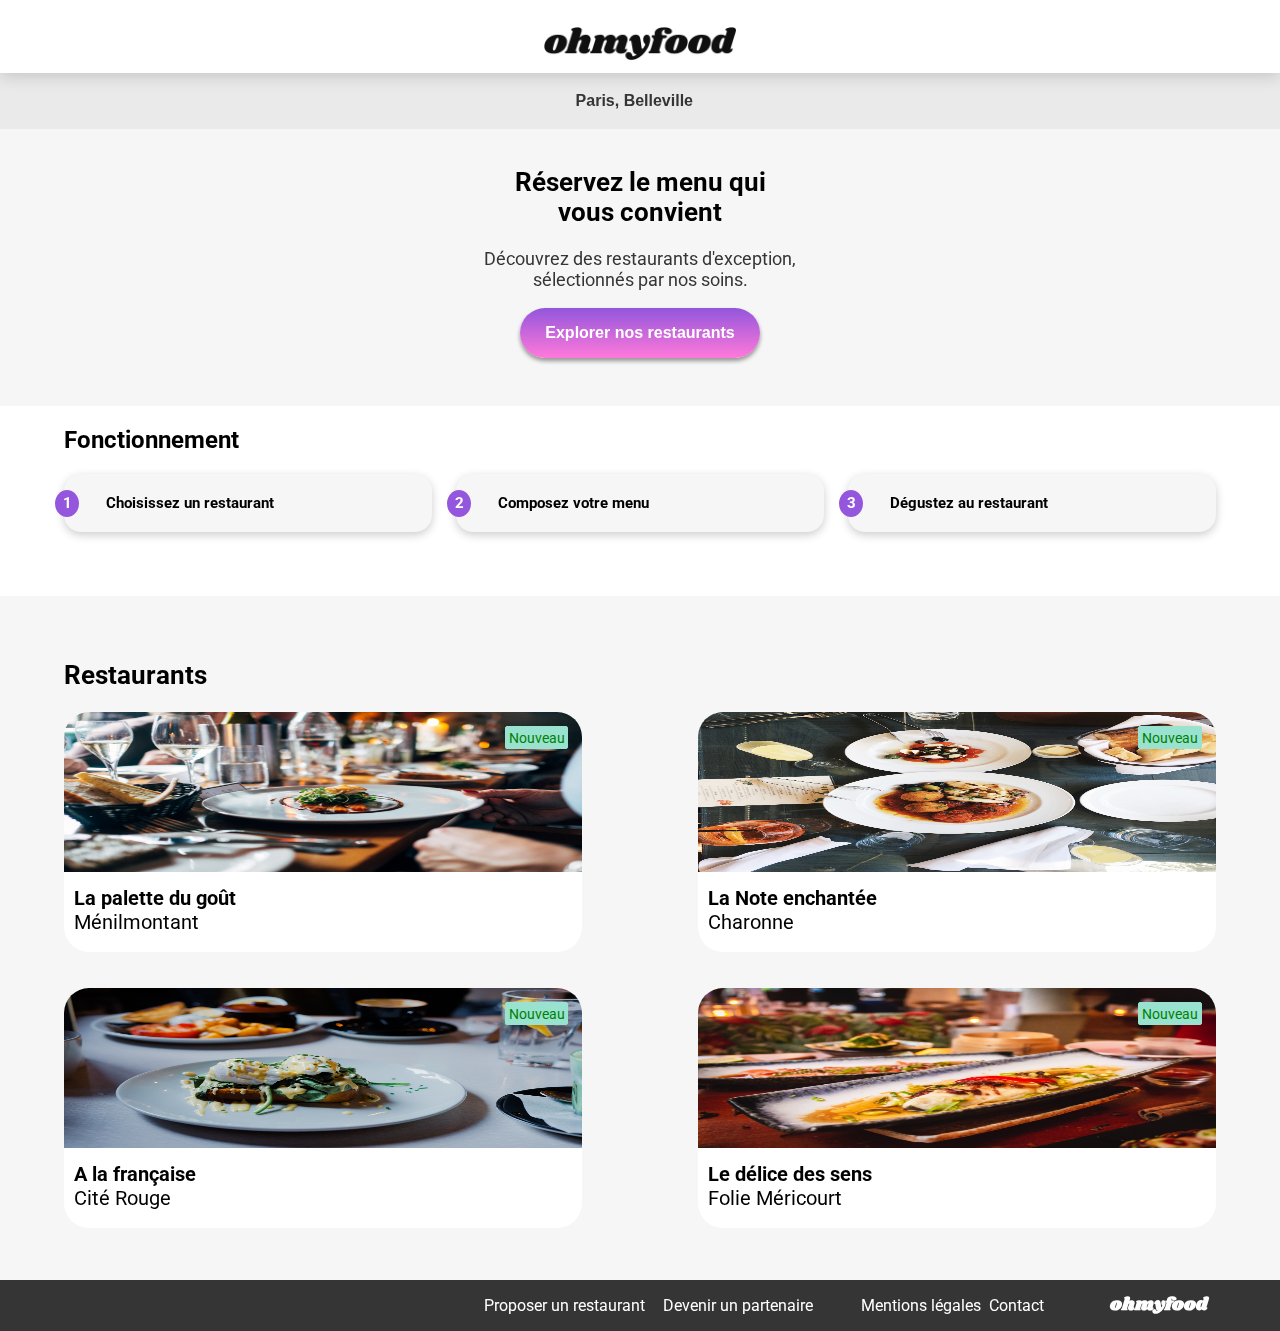
<file: index.html>
<!DOCTYPE html>
<html lang="fr">
	<head>
		<meta charset="UTF-8">
		<meta name="viewport" content="width=device-width, initial-scale=1.0">
		<link rel="preconnect" href="https://fonts.googleapis.com">
		<link rel="preconnect" href="https://fonts.gstatic.com" crossorigin>
		<link href="https://fonts.googleapis.com/css2?family=Shrikhand&display=swap" rel="stylesheet">
		<link rel="preconnect" href="https://fonts.googleapis.com">
		<link rel="preconnect" href="https://fonts.gstatic.com" crossorigin>
		<link href="https://fonts.googleapis.com/css2?family=Roboto&display=swap" rel="stylesheet">
		<link rel="stylesheet" href="https://cdnjs.cloudflare.com/ajax/libs/font-awesome/6.2.1/css/all.min.css" integrity="sha512-MV7K8+y+gLIBoVD59lQIYicR65iaqukzvf/nwasF0nqhPay5w/9lJmVM2hMDcnK1OnMGCdVK+iQrJ7lzPJQd1w==" crossorigin="anonymous" referrerpolicy="no-referrer" >
		<link rel="stylesheet" href="./css/style.css">
		<title>accueil ohmyfood</title>
	</head>
	<body>
		<div class="loader_container">
			<div class="dot d1"></div>
			<div class="dot d2"></div>
			<div class="dot d3"></div>
		</div>
		<div class="main_container1">
			<header class="header-index">
				<div class="logo">
					<img src="images/logo/ohmyfood.png" alt="logo ohmyfood">
				</div>
			</header>
			<div class="location">
				<i class="fa-solid fa-location-dot"></i>
				<input type="text" placeholder="Paris, Belleville">
			</div>
			<section class="main">
				<h2 class="titre1">Réservez le menu qui <br>vous convient</h2>
				<p>
					Découvrez des restaurants d'exception,
					<br>
					sélectionnés par nos soins.
				</p>
				<button class="b1">Explorer nos restaurants</button>
			</section>
			<section class="fonctionnement-section">
				<div class="fonctionnement">
					<h2 >Fonctionnement</h2>
					<div class="mes-bouttons-fonctionnement">
						<button class="button_index">
							<span class="number">1</span>
							<i class="fa-solid fa-mobile-screen-button"></i>
							<span>Choisissez un restaurant</span>
						</button>
						<button class="button_index">
							<span class="number">2</span>
							<i class="fa-solid fa-list-ul"></i>
							<span>Composez votre menu</span>
						</button>
						<button class="button_index">
							<span class="number">3</span>
							<i class="fas fa-store"></i>
							<span>Dégustez au restaurant</span>
						</button>
					</div>
				</div>
			</section>
			<section class="restaurants-section">
				<div class="restaurants">
					<h2> Restaurants</h2>
					<div class="restaurant-cards">
						<a class="card_cliquable" href="menus/la-palette-du-gout.html">
							<article class="card">
								<div class="img-new">
									<p>
										Nouveau
									</p>
									<img src="images/restaurants/jay-wennington-N_Y88TWmGwA-unsplash.jpg" alt="">
								</div>
								<div class="card-content">
									<div class="card-txt">
										<h3>La palette du goût</h3>
										<p>
											Ménilmontant
										</p>
									</div>
									<div class="like1">
										<i class="fa-regular fa-heart heart1"></i>
										<i class="fa-solid fa-heart heart2"></i>
									</div>
								</div>
							</article>
						</a>
						<a class="card_cliquable" href="menus/la-note-enchantee.html">
							<article class="card">
								<div class="img-new">
									<p>
										Nouveau
									</p>
									<img src="images/restaurants/stil-u2Lp8tXIcjw-unsplash.jpg" alt="">
								</div>
								<div class="card-content">
									<div class="card-txt">
										<h3>La Note enchantée</h3>
										<p>
											Charonne
										</p>
									</div>
									<div class="like1">
										<i class="fa-regular fa-heart heart1"></i>
										<i class="fa-solid fa-heart heart2"></i>
									</div>
								</div>
							</article>
						</a>
						<a class="card_cliquable" href="menus/a-la-francaise.html">
							<article class="card">
								<div class="img-new">
									<p>
										Nouveau
									</p>
									<img src="images/restaurants/toa-heftiba-DQKerTsQwi0-unsplash.jpg" alt="">
								</div>
								<div class="card-content">
									<div class="card-txt">
										<h3>A la française</h3>
										<p>
											Cité Rouge
										</p>
									</div>
									<div class="like1">
										<i class="fa-regular fa-heart heart1"></i>
										<i class="fa-solid fa-heart heart2"></i>
									</div>
								</div>
							</article>
						</a>
						<a class="card_cliquable" href="menus/le-delice-des-sens.html">
							<article class="card">
								<div class="img-new">
									<p>
										Nouveau
									</p>
									<img src="images/restaurants/louis-hansel-shotsoflouis-qNBGVyOCY8Q-unsplash.jpg" alt="">
								</div>
								<div class="card-content">
									<div class="card-txt">
										<h3>Le délice des sens</h3>
										<p>
											Folie Méricourt
										</p>
									</div>
									<div class="like1">
										<i class="fa-regular fa-heart heart1"></i>
										<i class="fa-solid fa-heart heart2"></i>
									</div>
								</div>
							</article>
						</a>
					</div>
				</div>
			</section>
			<footer>
				<h3>ohmyfood</h3>
				<ul>
					<li>
						<a href=""><i class="fa-solid fa-utensils"></i>Proposer un restaurant</a>
					</li>
					<li>
						<a href=""><i class="fa-solid fa-utensils"></i>Devenir un partenaire</a>
					</li>
					<li class="padding-li"><a href="">Mentions légales</a></li>
					<li><a href="mailto:ohmyfood@gmail.com">Contact</a></li>
				</ul>
			</footer>
		</div>
	</body>
</html>
</file>
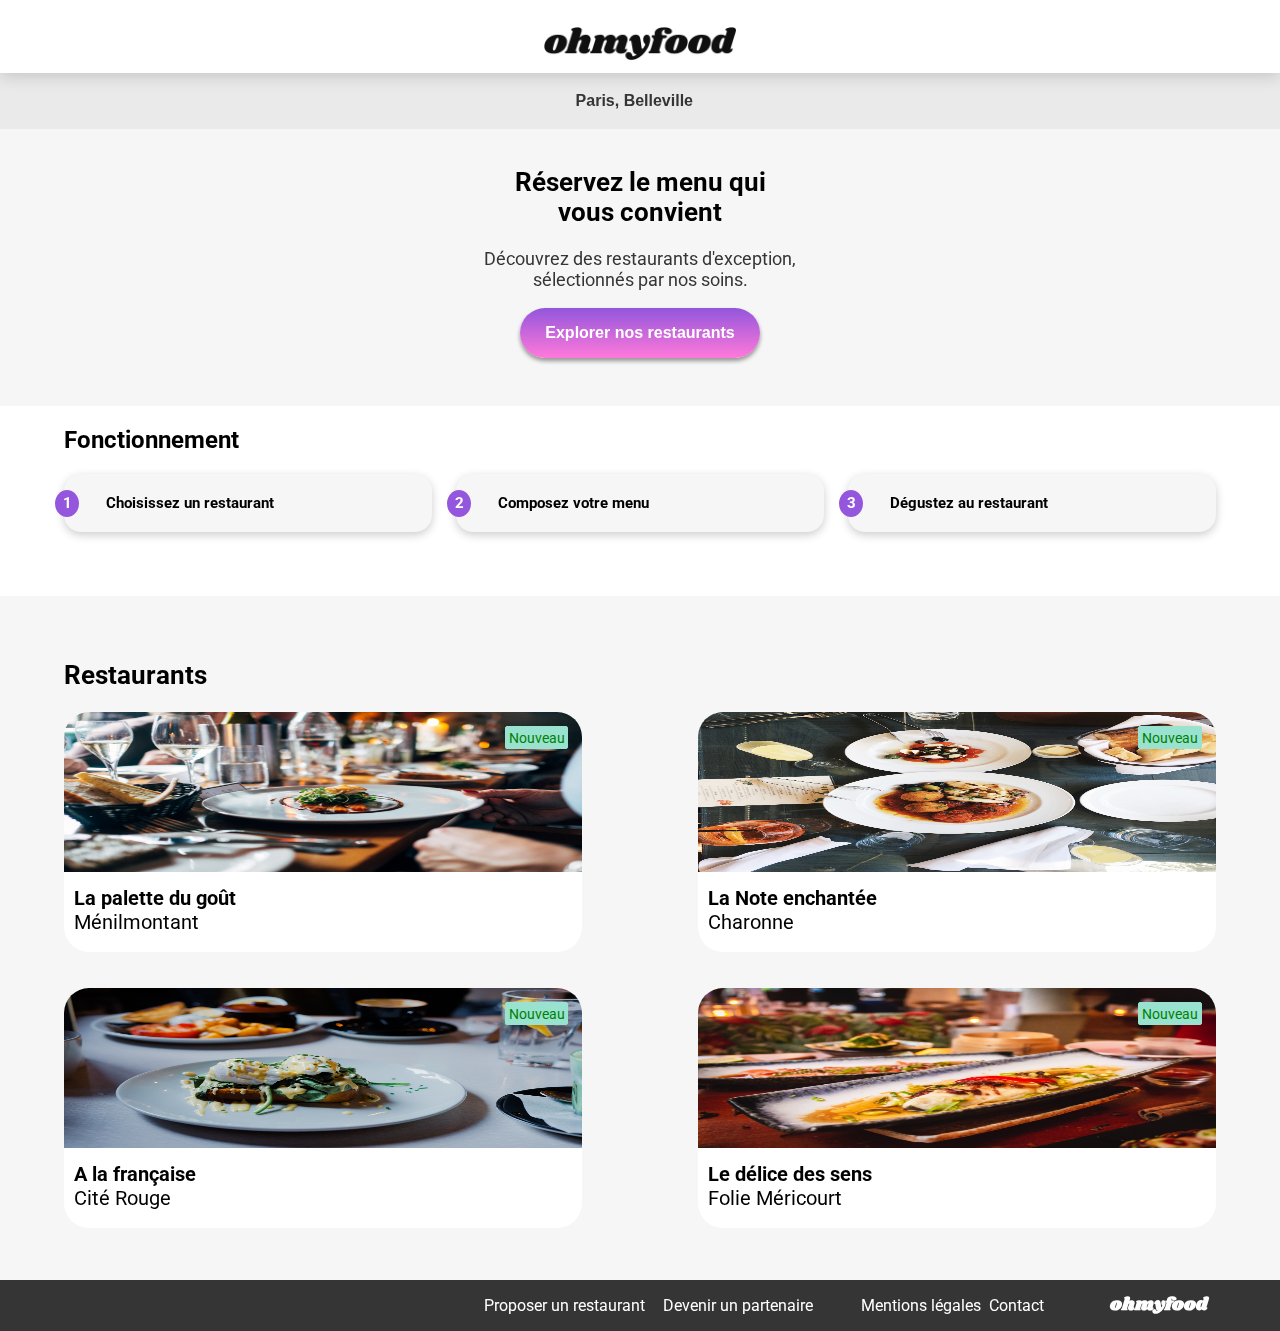
<file: BAQUA_IMANE_4_0923/index.html>
<!DOCTYPE html>
<html lang="fr">
	<head>
		<meta charset="UTF-8">
		<meta name="viewport" content="width=device-width, initial-scale=1.0">
		<link rel="preconnect" href="https://fonts.googleapis.com">
		<link rel="preconnect" href="https://fonts.gstatic.com" crossorigin>
		<link href="https://fonts.googleapis.com/css2?family=Shrikhand&display=swap" rel="stylesheet">
		<link rel="preconnect" href="https://fonts.googleapis.com">
		<link rel="preconnect" href="https://fonts.gstatic.com" crossorigin>
		<link href="https://fonts.googleapis.com/css2?family=Roboto&display=swap" rel="stylesheet">
		<link rel="stylesheet" href="https://cdnjs.cloudflare.com/ajax/libs/font-awesome/6.2.1/css/all.min.css" integrity="sha512-MV7K8+y+gLIBoVD59lQIYicR65iaqukzvf/nwasF0nqhPay5w/9lJmVM2hMDcnK1OnMGCdVK+iQrJ7lzPJQd1w==" crossorigin="anonymous" referrerpolicy="no-referrer" >
		<link rel="stylesheet" href="../css/style.css">
		<title>accueil ohmyfood</title>
	</head>
	<body>
		<div class="loader_container">
			<div class="dot d1"></div>
			<div class="dot d2"></div>
			<div class="dot d3"></div>
		</div>
		<div class="main_container1">
			<header class="header-index">
				<div class="logo">
					<img src="images/logo/ohmyfood.png" alt="logo ohmyfood">
				</div>
			</header>
			<div class="location">
				<i class="fa-solid fa-location-dot"></i>
				<input type="text" placeholder="Paris, Belleville">
			</div>
			<section class="main">
				<h2 class="titre1">Réservez le menu qui <br>vous convient</h2>
				<p>
					Découvrez des restaurants d'exception,
					<br>
					sélectionnés par nos soins.
				</p>
				<button class="b1">Explorer nos restaurants</button>
			</section>
			<section class="fonctionnement-section">
				<div class="fonctionnement">
					<h2 >Fonctionnement</h2>
					<div class="mes-bouttons-fonctionnement">
						<button class="button_index">
							<span class="number">1</span>
							<i class="fa-solid fa-mobile-screen-button"></i>
							<span>Choisissez un restaurant</span>
						</button>
						<button class="button_index">
							<span class="number">2</span>
							<i class="fa-solid fa-list-ul"></i>
							<span>Composez votre menu</span>
						</button>
						<button class="button_index">
							<span class="number">3</span>
							<i class="fas fa-store"></i>
							<span>Dégustez au restaurant</span>
						</button>
					</div>
				</div>
			</section>
			<section class="restaurants-section">
				<div class="restaurants">
					<h2> Restaurants</h2>
					<div class="restaurant-cards">
						<a class="card_cliquable" href="menus/la-palette-du-gout.html">
							<article class="card">
								<div class="img-new">
									<p>
										Nouveau
									</p>
									<img src="images/restaurants/jay-wennington-N_Y88TWmGwA-unsplash.jpg" alt="">
								</div>
								<div class="card-content">
									<div class="card-txt">
										<h3>La palette du goût</h3>
										<p>
											Ménilmontant
										</p>
									</div>
									<div class="like1">
										<i class="fa-regular fa-heart heart1"></i>
										<i class="fa-solid fa-heart heart2"></i>
									</div>
								</div>
							</article>
						</a>
						<a class="card_cliquable" href="menus/la-note-enchantee.html">
							<article class="card">
								<div class="img-new">
									<p>
										Nouveau
									</p>
									<img src="images/restaurants/stil-u2Lp8tXIcjw-unsplash.jpg" alt="">
								</div>
								<div class="card-content">
									<div class="card-txt">
										<h3>La Note enchantée</h3>
										<p>
											Charonne
										</p>
									</div>
									<div class="like1">
										<i class="fa-regular fa-heart heart1"></i>
										<i class="fa-solid fa-heart heart2"></i>
									</div>
								</div>
							</article>
						</a>
						<a class="card_cliquable" href="menus/a-la-francaise.html">
							<article class="card">
								<div class="img-new">
									<p>
										Nouveau
									</p>
									<img src="images/restaurants/toa-heftiba-DQKerTsQwi0-unsplash.jpg" alt="">
								</div>
								<div class="card-content">
									<div class="card-txt">
										<h3>A la française</h3>
										<p>
											Cité Rouge
										</p>
									</div>
									<div class="like1">
										<i class="fa-regular fa-heart heart1"></i>
										<i class="fa-solid fa-heart heart2"></i>
									</div>
								</div>
							</article>
						</a>
						<a class="card_cliquable" href="menus/le-delice-des-sens.html">
							<article class="card">
								<div class="img-new">
									<p>
										Nouveau
									</p>
									<img src="images/restaurants/louis-hansel-shotsoflouis-qNBGVyOCY8Q-unsplash.jpg" alt="">
								</div>
								<div class="card-content">
									<div class="card-txt">
										<h3>Le délice des sens</h3>
										<p>
											Folie Méricourt
										</p>
									</div>
									<div class="like1">
										<i class="fa-regular fa-heart heart1"></i>
										<i class="fa-solid fa-heart heart2"></i>
									</div>
								</div>
							</article>
						</a>
					</div>
				</div>
			</section>
			<footer>
				<h3>ohmyfood</h3>
				<ul>
					<li>
						<a href=""><i class="fa-solid fa-utensils"></i>Proposer un restaurant</a>
					</li>
					<li>
						<a href=""><i class="fa-solid fa-utensils"></i>Devenir un partenaire</a>
					</li>
					<li class="padding-li"><a href="">Mentions légales</a></li>
					<li><a href="mailto:ohmyfood@gmail.com">Contact</a></li>
				</ul>
			</footer>
		</div>
	</body>
</html>
</file>
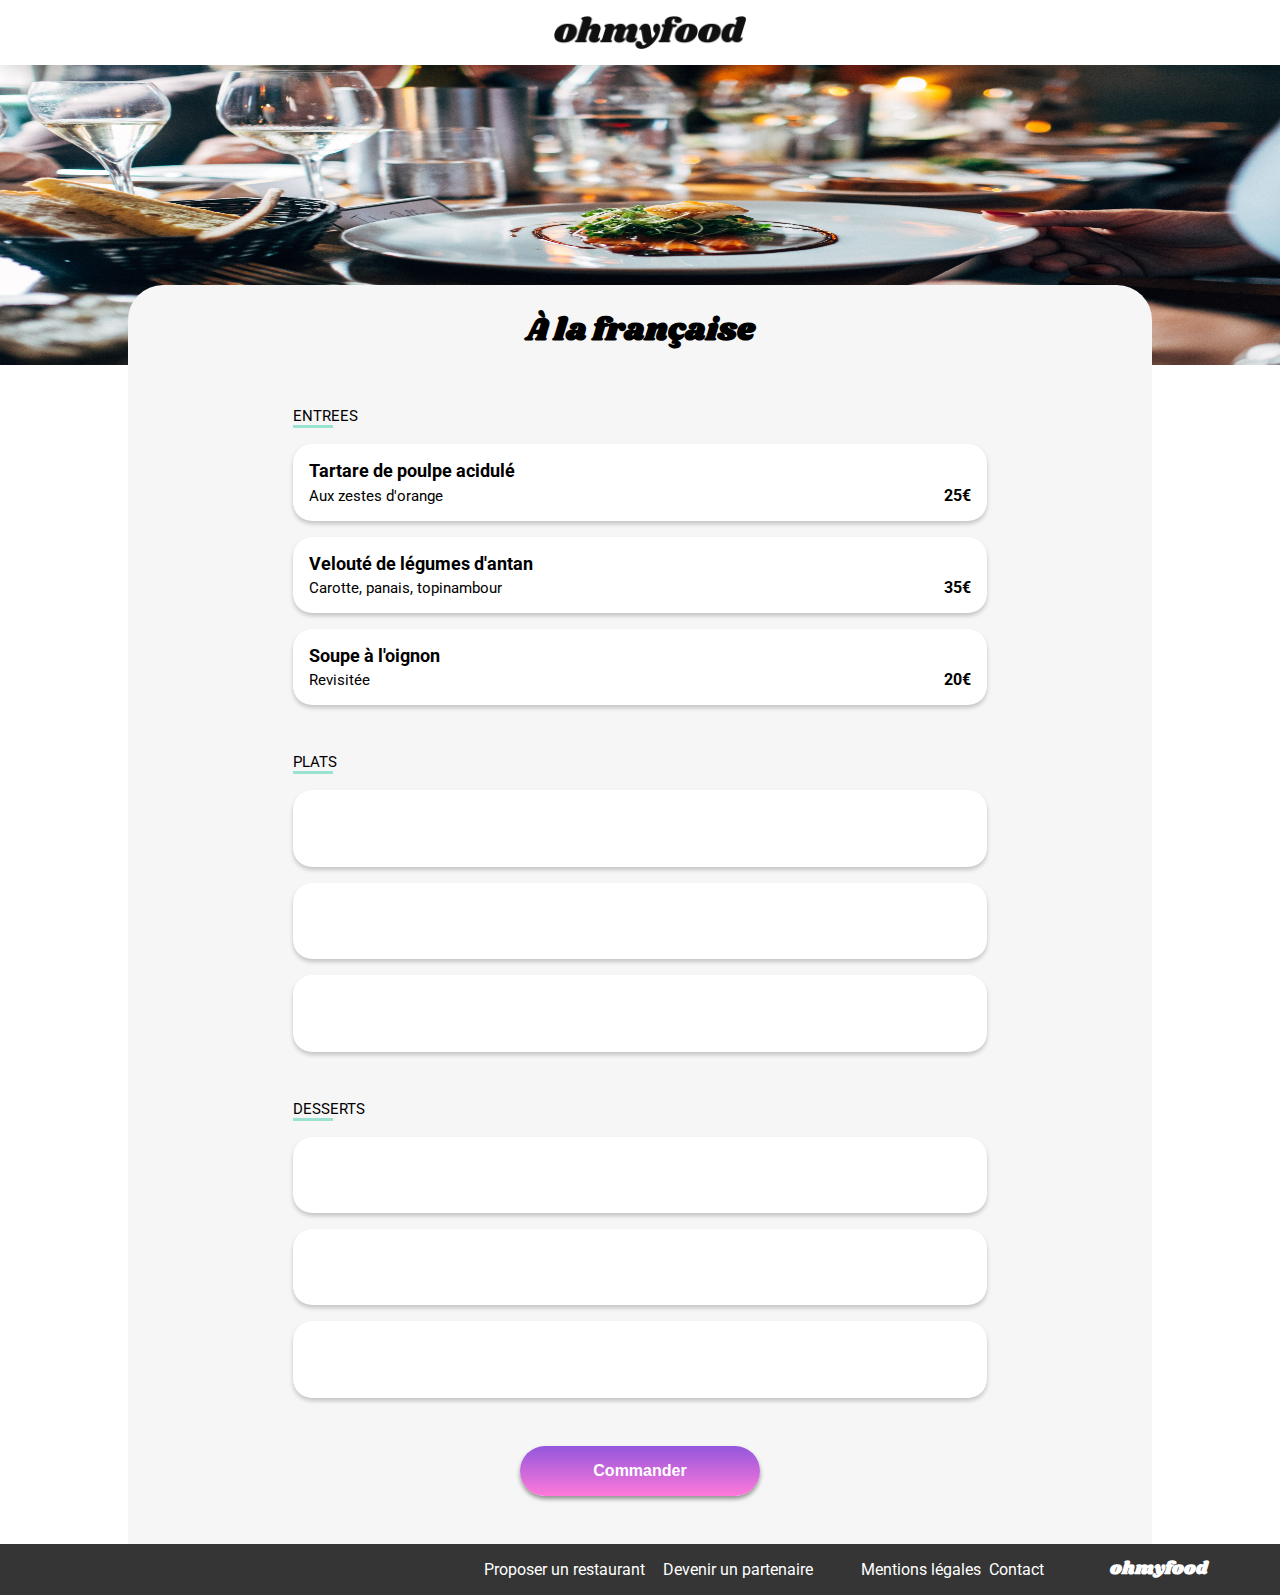
<file: menus/a-la-francaise.html>
<!DOCTYPE html>
<html lang="fr">
	<head>
		<meta charset="UTF-8">
		<meta name="viewport" content="width=device-width, initial-scale=1.0">
		<link rel="preconnect" href="https://fonts.googleapis.com">
		<link rel="preconnect" href="https://fonts.gstatic.com" crossorigin>
		<link href="https://fonts.googleapis.com/css2?family=Shrikhand&display=swap" rel="stylesheet">
		<link rel="preconnect" href="https://fonts.googleapis.com">
		<link rel="preconnect" href="https://fonts.gstatic.com" crossorigin>
		<link href="https://fonts.googleapis.com/css2?family=Roboto&display=swap" rel="stylesheet">
		<link rel="stylesheet" href="https://cdnjs.cloudflare.com/ajax/libs/font-awesome/6.2.1/css/all.min.css" integrity="sha512-MV7K8+y+gLIBoVD59lQIYicR65iaqukzvf/nwasF0nqhPay5w/9lJmVM2hMDcnK1OnMGCdVK+iQrJ7lzPJQd1w==" crossorigin="anonymous" referrerpolicy="no-referrer" >
		<link rel="stylesheet" href="../css/style.css">
		<title>A la française</title>
	</head>
	<body>
		<header class="header-menus">
			<a href="../index.html"><i class="fa-solid fa-arrow-left"></i></a>
			<div class="logo">
				<img src="../images/logo/ohmyfood.png" alt="logo ohmyfood">
			</div>
		</header>
		<section class="main-container">
			<img src="../images/restaurants/jay-wennington-N_Y88TWmGwA-unsplash.jpg" alt="image la palette du goût">
			<div class="menu">
				<div class="menu-complet">
					<div class="menu-title">
						<h1>À la française</h1>
						<div class="like">
							<i class="fa-regular fa-heart heart1"></i>
							<i class="fa-solid fa-heart heart2"></i>
						</div>
					</div>
					<div class="cards1">
						<div class="cards_title">
							<h2>ENTREES</h2>
							<div class="title_bar"></div>
						</div>
						<div  class="card_menu">
							<div class="card_content">
								<div class="card_menu_title">
									<h3>Tartare de poulpe acidulé</h3>
									<p>
										Aux zestes d'orange
									</p>
								</div>
								<div class="checked">
									<div class="prix">
										25€
									</div>
									<div class="valider">
										<i class="fa-solid fa-check"></i>
									</div>
								</div>
							</div>
						</div>
						<div  class=card_menu>
							<div class="card_content">
								<div class="card_menu_title">
									<h3>Velouté de légumes d'antan</h3>
									<p>
										Carotte, panais, topinambour
									</p>
								</div>
								<div class="checked">
									<div class="prix">
										35€
									</div>
									<div class="valider">
										<i class="fa-solid fa-check"></i>
									</div>
								</div>
							</div>
						</div>
						<div  class=card_menu>
							<div class="card_content">
								<div class="card_menu_title">
									<h3>Soupe à l'oignon</h3>
									<p>
										Revisitée
									</p>
								</div>
								<div class="checked">
									<div class="prix">
										20€
									</div>
									<div class="valider">
										<i class="fa-solid fa-check"></i>
									</div>
								</div>
							</div>
						</div>
					</div>
					<div class="cards2">
						<div class="cards_title">
							<h2>PLATS</h2>
							<div class="title_bar"></div>
						</div>
						<div  class=card_menu>
							<div class="card_content">
								<div class="card_menu_title">
									<h3>Coquilles Saint-Jacques</h3>
									<p>
										Accompagnées d'une purée de panais
									</p>
								</div>
								<div class="checked">
									<div class="prix">
										40€
									</div>
									<div class="valider">
										<i class="fa-solid fa-check"></i>
									</div>
								</div>
							</div>
						</div>
						<div  class=card_menu>
							<div class="card_content">
								<div class="card_menu_title">
									<h3>Magret de canard</h3>
									<p>
										Et parmentier de pommes de terre
									</p>
								</div>
								<div class="checked">
									<div class="prix">
										35€
									</div>
									<div class="valider">
										<i class="fa-solid fa-check"></i>
									</div>
								</div>
							</div>
						</div>
						<div  class=card_menu>
							<div class="card_content">
								<div class="card_menu_title">
									<h3>Pigeonneau d’Ille-et-Vilaine</h3>
									<p>
										Sur son lit de gnocchis aux légumes
									</p>
								</div>
								<div class="checked">
									<div class="prix">
										44€
									</div>
									<div class="valider">
										<i class="fa-solid fa-check"></i>
									</div>
								</div>
							</div>
						</div>
					</div>
					<div class="cards3">
						<div class="cards_title">
							<h2>DESSERTS</h2>
							<div class="title_bar"></div>
						</div>
						<div  class=card_menu>
							<div class="card_content">
								<div class="card_menu_title">
									<h3>Pétales de violettes glacés</h3>
									<p>
										Et purée de noisettes
									</p>
								</div>
								<div class="checked">
									<div class="prix">
										18€
									</div>
									<div class="valider">
										<i class="fa-solid fa-check"></i>
									</div>
								</div>
							</div>
						</div>
						<div class=card_menu>
							<div class="card_content">
								<div class="card_menu_title">
									<h3>Fondant au chocolat </h3>
									<p>
										Revisité
									</p>
								</div>
								<div class="checked">
									<div class="prix">
										22€
									</div>
									<div class="valider">
										<i class="fa-solid fa-check"></i>
									</div>
								</div>
							</div>
						</div>
						<div  class=card_menu>
							<div class="card_content">
								<div class="card_menu_title">
									<h3>Millefeuille croustillant </h3>
									<p>
										Myrtilles et pâte d’amande
									</p>
								</div>
								<div class="checked">
									<div class="prix">
										23€
									</div>
									<div class="valider">
										<i class="fa-solid fa-check"></i>
									</div>
								</div>
							</div>
						</div>
					</div>
					<div class="b1_menu">
						<button class="b1"> Commander </button>
					</div>
				</div>
			</div>
			<footer>
				<h3>ohmyfood</h3>
				<ul>
					<li>
						<a href=""><i class="fa-solid fa-utensils"></i>Proposer un restaurant</a>
					</li>
					<li>
						<a href=""><i class="fa-solid fa-utensils"></i>Devenir un partenaire</a>
					</li>
					<li class="padding-li"><a href="">Mentions légales</a></li>
					<li><a href="mailto:ohmyfood@gmail.com">Contact</a></li>
				</ul>
			</footer>
		</section>
	</body>
</html>
</file>
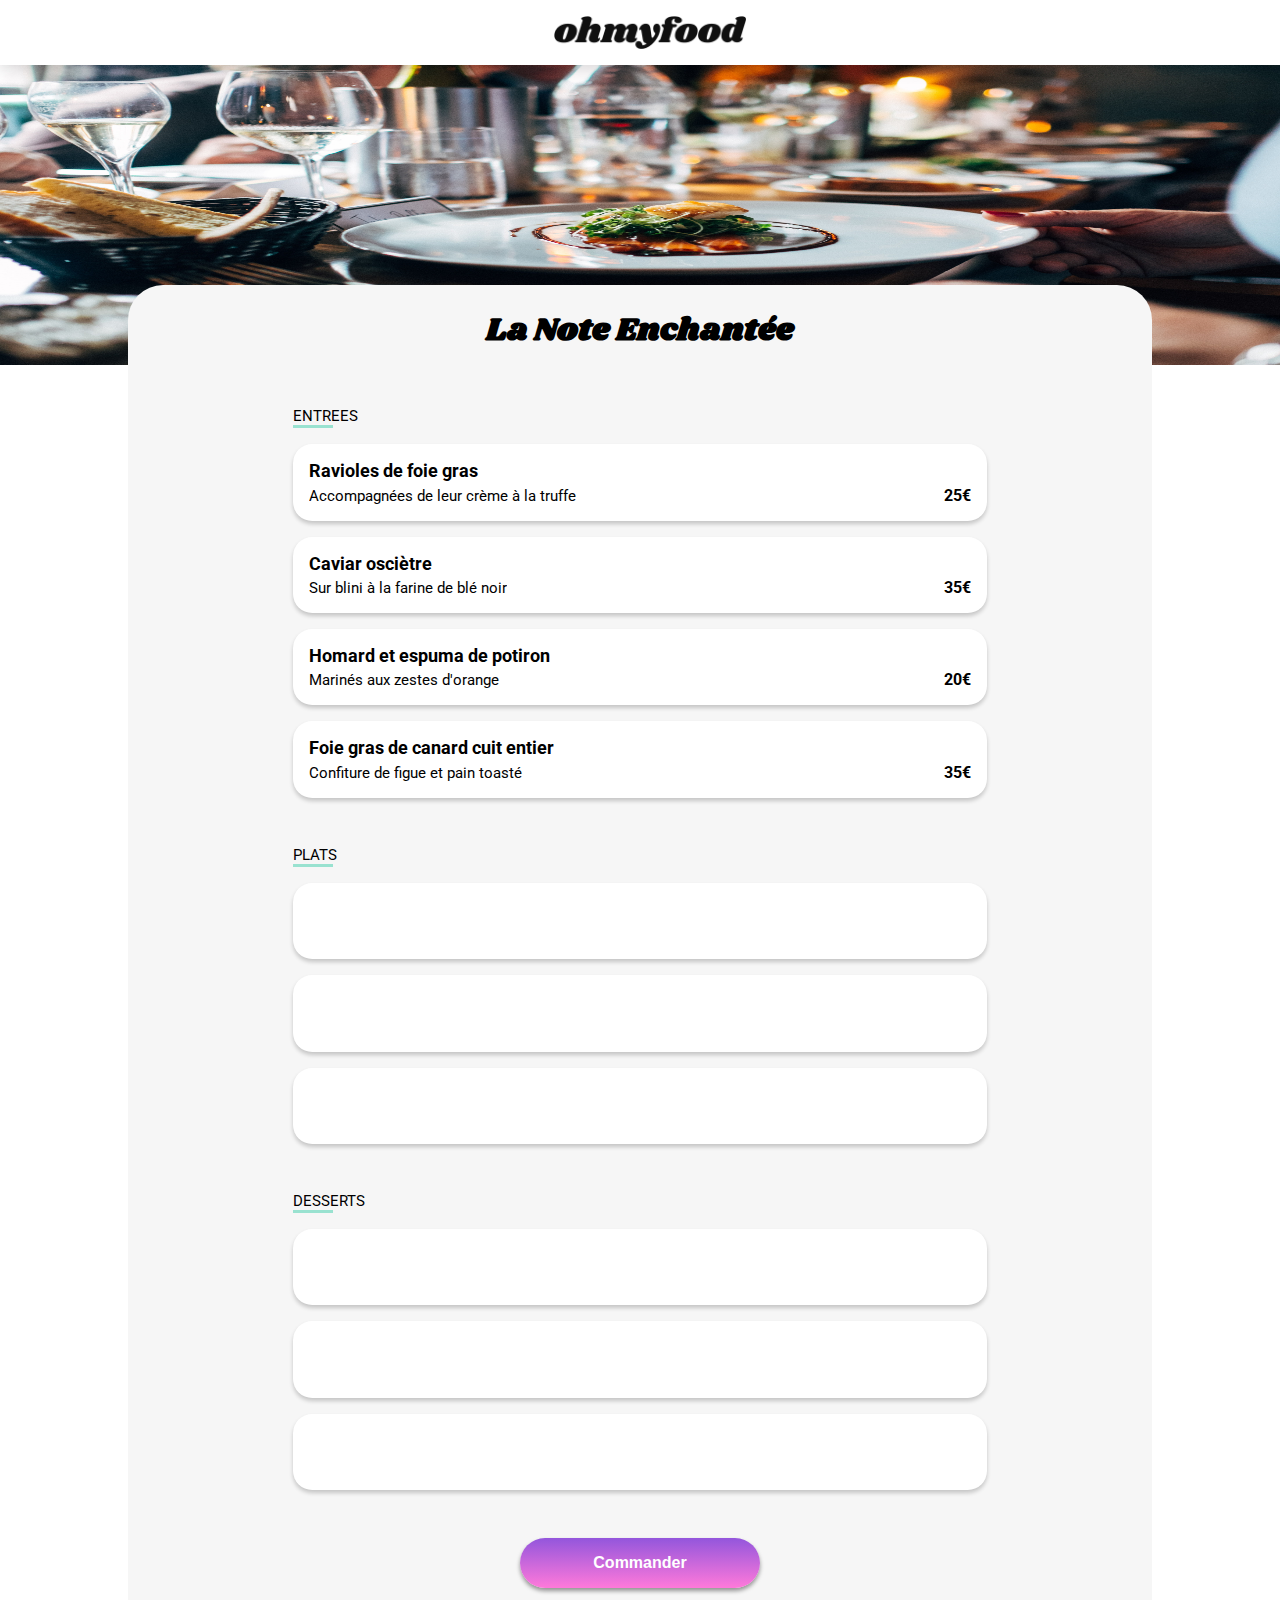
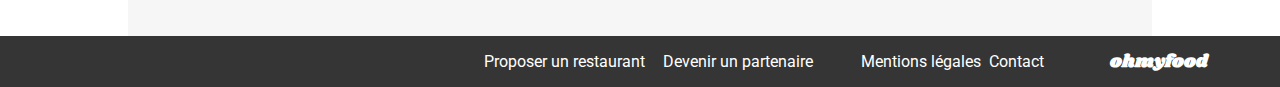
<file: menus/la-note-enchantee.html>
<!DOCTYPE html>
<html lang="fr">
	<head>
		<meta charset="UTF-8">
		<meta name="viewport" content="width=device-width, initial-scale=1.0">
		<link rel="preconnect" href="https://fonts.googleapis.com">
		<link rel="preconnect" href="https://fonts.gstatic.com" crossorigin>
		<link href="https://fonts.googleapis.com/css2?family=Shrikhand&display=swap" rel="stylesheet">
		<link rel="preconnect" href="https://fonts.googleapis.com">
		<link rel="preconnect" href="https://fonts.gstatic.com" crossorigin>
		<link href="https://fonts.googleapis.com/css2?family=Roboto&display=swap" rel="stylesheet">
		<link rel="stylesheet" href="https://cdnjs.cloudflare.com/ajax/libs/font-awesome/6.2.1/css/all.min.css" integrity="sha512-MV7K8+y+gLIBoVD59lQIYicR65iaqukzvf/nwasF0nqhPay5w/9lJmVM2hMDcnK1OnMGCdVK+iQrJ7lzPJQd1w==" crossorigin="anonymous" referrerpolicy="no-referrer" >
		<link rel="stylesheet" href="../css/style.css">
		<title>La note enchantée</title>
	</head>
	<body>
		<header class="header-menus">
			<a href="../index.html"><i class="fa-solid fa-arrow-left"></i></a>
			<div class="logo">
				<img src="../images/logo/ohmyfood.png" alt="logo ohmyfood">
			</div>
		</header>
		<section class="main-container">
			<img src="../images/restaurants/jay-wennington-N_Y88TWmGwA-unsplash.jpg" alt="image la palette du goût">
			<div class="menu">
				<div class="menu-complet">
					<div class="menu-title">
						<h1>La Note Enchantée</h1>
						<div class="like">
							<i class="fa-regular fa-heart heart1"></i>
							<i class="fa-solid fa-heart heart2"></i>
						</div>
					</div>
					<div class="cards1">
						<div class="cards_title">
							<h2>ENTREES</h2>
							<div class="title_bar"></div>
						</div>
						<div  class="card_menu">
							<div class="card_content">
								<div class="card_menu_title">
									<h3>Ravioles de foie gras </h3>
									<p>
										Accompagnées de leur crème à la truffe
									</p>
								</div>
								<div class="checked">
									<div class="prix">
										25€
									</div>
									<div class="valider">
										<i class="fa-solid fa-check"></i>
									</div>
								</div>
							</div>
						</div>
						<div  class="card_menu">
							<div class="card_content">
								<div class="card_menu_title">
									<h3>Caviar osciètre </h3>
									<p>
										Sur blini à la farine de blé noir
									</p>
								</div>
								<div class="checked">
									<div class="prix">
										35€
									</div>
									<div class="valider">
										<i class="fa-solid fa-check"></i>
									</div>
								</div>
							</div>
						</div>
						<div  class="card_menu">
							<div class="card_content">
								<div class="card_menu_title">
									<h3>Homard et espuma de potiron </h3>
									<p>
										Marinés aux zestes d'orange
									</p>
								</div>
								<div class="checked">
									<div class="prix">
										20€
									</div>
									<div class="valider">
										<i class="fa-solid fa-check"></i>
									</div>
								</div>
							</div>
						</div>
						<div  class="card_menu">
							<div class="card_content">
								<div class="card_menu_title">
									<h3>Foie gras de canard cuit entier </h3>
									<p>
										Confiture de figue et pain toasté
									</p>
								</div>
								<div class="checked">
									<div class="prix">
										35€
									</div>
									<div class="valider">
										<i class="fa-solid fa-check"></i>
									</div>
								</div>
							</div>
						</div>
					</div>
					<div class="cards2">
						<div class="cards_title">
							<h2>PLATS</h2>
							<div class="title_bar"></div>
						</div>
						<div  class="card_menu">
							<div class="card_content">
								<div class="card_menu_title">
									<h3>Noix de coquilles Saint-Jacques </h3>
									<p>
										Sur lit de purée de céleri-rave
									</p>
								</div>
								<div class="checked">
									<div class="prix">
										40€
									</div>
									<div class="valider">
										<i class="fa-solid fa-check"></i>
									</div>
								</div>
							</div>
						</div>
						<div  class="card_menu">
							<div class="card_content">
								<div class="card_menu_title">
									<h3>Langoustine poêlée </h3>
									<p>
										Purée de patate douce
									</p>
								</div>
								<div class="checked">
									<div class="prix">
										35€
									</div>
									<div class="valider">
										<i class="fa-solid fa-check"></i>
									</div>
								</div>
							</div>
						</div>
						<div  class="card_menu">
							<div class="card_content">
								<div class="card_menu_title">
									<h3>Mijoté de queue de bœuf </h3>
									<p>
										Et riz sauvage aux zestes de citron
									</p>
								</div>
								<div class="checked">
									<div class="prix">
										44€
									</div>
									<div class="valider">
										<i class="fa-solid fa-check"></i>
									</div>
								</div>
							</div>
						</div>
					</div>
					<div class="cards3">
						<div class="cards_title">
							<h2>DESSERTS</h2>
							<div class="title_bar"></div>
						</div>
						<div  class="card_menu">
							<div class="card_content">
								<div class="card_menu_title">
									<h3>Macaron noisette et chocolat</h3>
									<p>
										Glace au caramel brun et sel de Guérande
									</p>
								</div>
								<div class="checked">
									<div class="prix">
										18€
									</div>
									<div class="valider">
										<i class="fa-solid fa-check"></i>
									</div>
								</div>
							</div>
						</div>
						<div class="card_menu">
							<div class="card_content">
								<div class="card_menu_title">
									<h3>Baba au rhum revisité  </h3>
									<p>
										Avec son coulis de citron
									</p>
								</div>
								<div class="checked">
									<div class="prix">
										22€
									</div>
									<div class="valider">
										<i class="fa-solid fa-check"></i>
									</div>
								</div>
							</div>
						</div>
						<div  class="card_menu">
							<div class="card_content">
								<div class="card_menu_title">
									<h3>Tarte au citron meringuée   </h3>
									<p>
										Déstructurée
									</p>
								</div>
								<div class="checked">
									<div class="prix">
										23€
									</div>
									<div class="valider">
										<i class="fa-solid fa-check"></i>
									</div>
								</div>
							</div>
						</div>
					</div>
					<div class="b1_menu">
						<button class="b1"> Commander </button>
					</div>
				</div>
			</div>
			<footer>
				<h3>ohmyfood</h3>
				<ul>
					<li>
						<a href=""><i class="fa-solid fa-utensils"></i>Proposer un restaurant</a>
					</li>
					<li>
						<a href=""><i class="fa-solid fa-utensils"></i>Devenir un partenaire</a>
					</li>
					<li class="padding-li"><a href="">Mentions légales</a></li>
					<li><a href="mailto:ohmyfood@gmail.com">Contact</a></li>
				</ul>
			</footer>
		</section>
	</body>
</html>
</file>
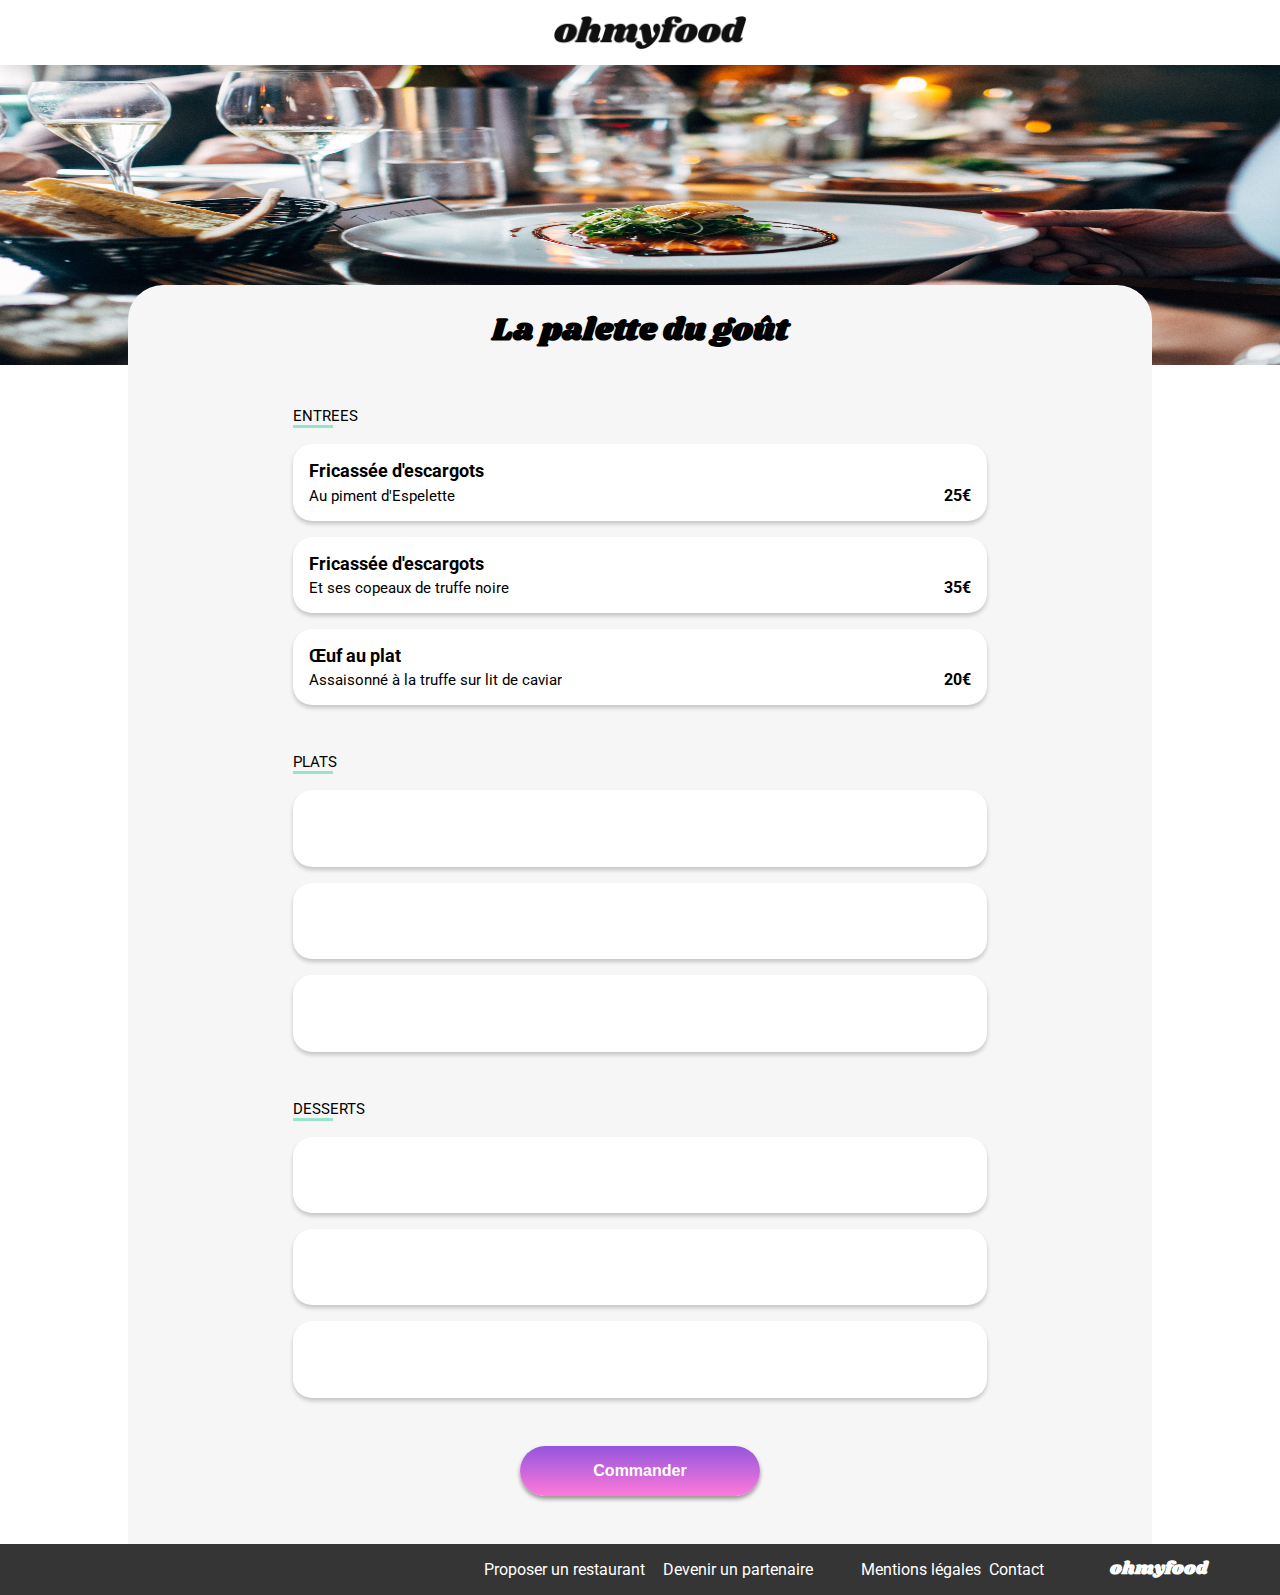
<file: menus/la-palette-du-gout.html>
<!DOCTYPE html>
<html lang="fr">
	<head>
		<meta charset="UTF-8">
		<meta name="viewport" content="width=device-width, initial-scale=1.0">
		<link rel="preconnect" href="https://fonts.googleapis.com">
		<link rel="preconnect" href="https://fonts.gstatic.com" crossorigin>
		<link href="https://fonts.googleapis.com/css2?family=Shrikhand&display=swap" rel="stylesheet">
		<link rel="preconnect" href="https://fonts.googleapis.com">
		<link rel="preconnect" href="https://fonts.gstatic.com" crossorigin>
		<link href="https://fonts.googleapis.com/css2?family=Roboto&display=swap" rel="stylesheet">
		<link rel="stylesheet" href="https://cdnjs.cloudflare.com/ajax/libs/font-awesome/6.2.1/css/all.min.css" integrity="sha512-MV7K8+y+gLIBoVD59lQIYicR65iaqukzvf/nwasF0nqhPay5w/9lJmVM2hMDcnK1OnMGCdVK+iQrJ7lzPJQd1w==" crossorigin="anonymous" referrerpolicy="no-referrer" >
		<link rel="stylesheet" href="../css/style.css">
		<title>La palette du goût</title>
	</head>
	<body>
		<header class="header-menus">
			<a href="../index.html"><i class="fa-solid fa-arrow-left"></i></a>
			<div class="logo">
				<img src="../images/logo/ohmyfood.png" alt="logo ohmyfood">
			</div>
		</header>
		<section class="main-container">
			<img src="../images/restaurants/jay-wennington-N_Y88TWmGwA-unsplash.jpg" alt="image la palette du goût">
			<div class="menu">
				<div class="menu-complet">

					<!--div ok commune à tous les menus -->
					<div class="menu-title">
						<h1>La palette du goût</h1>
						<div class="like">
							<i class="fa-regular fa-heart heart1"></i>
							<i class="fa-solid fa-heart heart2"></i>
						</div>
					</div>





					<div class="cards1">



						<div class="cards_title">
							<h2>ENTREES</h2>
							<div class="title_bar"></div>
						</div>


						<div  class="card_menu">

                        <div class="card_content">

							<div class="card_menu_title">
								<h3>Fricassée d'escargots</h3>
								<p>
									Au piment d'Espelette
								</p>
							</div>
                            <div class="checked">
								<div class="prix">25€</div>
                            	<div class="valider"><i class="fa-solid fa-check"></i></div>
							</div>
						</div>
					</div>

                    
						<div  class=card_menu>
							<div class="card_content">
							<div class="card_menu_title">
								<h3>Fricassée d'escargots</h3>
								<p>
									Et ses copeaux de truffe noire
								</p>
							</div>
							<div class="checked">
								<div class="prix">35€</div>
								<div class="valider"><i class="fa-solid fa-check"></i></div>
							</div>
						</div>
						</div>


				
						<div  class=card_menu>
							<div class="card_content">
							<div class="card_menu_title">
								<h3>Œuf au plat</h3>
								<p>
									Assaisonné à la truffe sur lit de caviar
								</p>
							</div>
							<div class="checked">
								<div class="prix">20€</div>
								<div class="valider"><i class="fa-solid fa-check"></i></div>
							</div>
						</div>
					</div>
					</div>






					<div class="cards2">


						<div class="cards_title">
							<h2>PLATS</h2>
							<div class="title_bar"></div>
						</div>

						<div  class=card_menu>
							<div class="card_content">
							<div class="card_menu_title">
								<h3>Filet de bœuf aux herbes</h3>
								<p>
									Accompagné de sa ribambelle de légumes
								</p>
							</div>
							<div class="checked">
								<div class="prix">40€</div>
								<div class="valider"><i class="fa-solid fa-check"></i></div>
							</div>
							</div>
						</div>

						<div  class=card_menu>
							<div class="card_content">
							<div class="card_menu_title">
								<h3>Parmentier de queue de bœuf</h3>
								<p>
									À la truffe noire sur sa purée de panais
								</p>
							</div>
							<div class="checked">
								<div class="prix">35€</div>
								<div class="valider"><i class="fa-solid fa-check"></i></div>
							</div>
						</div>
						</div>

						<div  class=card_menu>
							<div class="card_content">
							<div class="card_menu_title">
								<h3>Filet de turbot</h3>
								<p>
									Aux agrumes
								</p>
							</div>
							<div class="checked">
								<div class="prix">44€</div>
								<div class="valider"><i class="fa-solid fa-check"></i></div>
							</div>
						</div>
					</div>
					</div>




					<div class="cards3">

						<div class="cards_title">
							<h2>DESSERTS</h2>
							<div class="title_bar"></div>
						</div>
						<div  class=card_menu>
							<div class="card_content">
							<div class="card_menu_title">
								<h3>Paris-Brest</h3>
								<p>
									Revisité
								</p>
							</div>
							<div class="checked">
								<div class="prix">18€</div>
								<div class="valider"><i class="fa-solid fa-check"></i></div>
							</div>
						</div>
						</div>
						<div class=card_menu>
							<div class="card_content">
							<div class="card_menu_title">
								<h3>Macaron au chocolat d'exception </h3>
								<p>
									Et glace à la vanille de Madagascar
								</p>
							</div>
							<div class="checked">
								<div class="prix">22€</div>
								<div class="valider"><i class="fa-solid fa-check"></i></div>
							</div>
						</div>
						</div>
						<div  class=card_menu>
							<div class="card_content">
							<div class="card_menu_title">
								<h3>Mousse au chocolat </h3>
								<p>
									Au piment d'Espelette et à la truffe noire
								</p>
							</div>
							<div class="checked">
								<div class="prix">23€</div>
								<div class="valider"><i class="fa-solid fa-check"></i></div>
							</div>
						</div>
						</div>
					</div>
					<div class="b1_menu">
					<button class="b1"> Commander </button>
					</div>
				</div>
			</div>
			<footer>
				<h3>ohmyfood</h3>
				<ul>
					<li>
						<a href=""><i class="fa-solid fa-utensils"></i>Proposer un restaurant</a>
					</li>
					<li>
						<a href=""><i class="fa-solid fa-utensils"></i>Devenir un partenaire</a>
					</li>
					<li class="padding-li"><a href="">Mentions légales</a></li>
					<li><a href="mailto:ohmyfood@gmail.com">Contact</a></li>
				</ul>
			</footer>	
	</section>
</body>
</html>
</file>
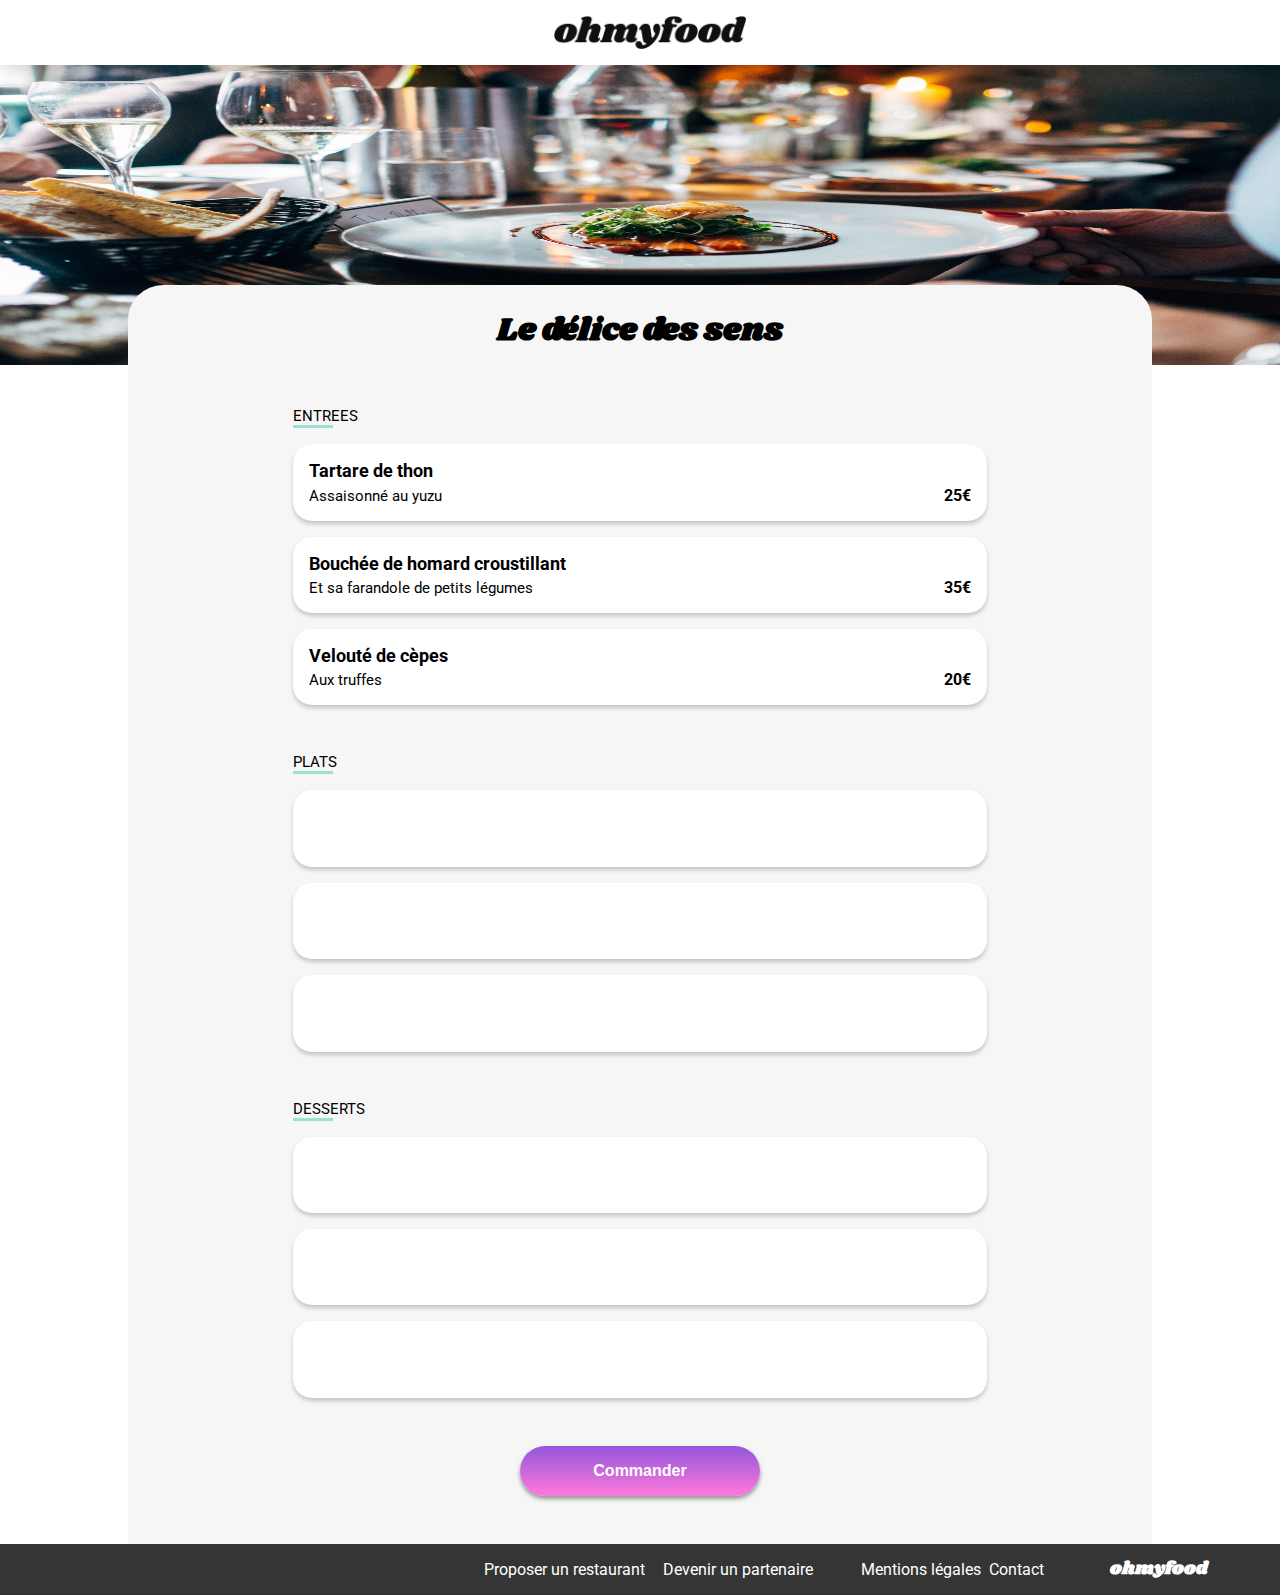
<file: menus/le-delice-des-sens.html>
<!DOCTYPE html>
<html lang="fr">
	<head>
		<meta charset="UTF-8">
		
		<meta name="viewport" content="width=device-width, initial-scale=1.0">
		<link rel="preconnect" href="https://fonts.googleapis.com">
		<link rel="preconnect" href="https://fonts.gstatic.com" crossorigin>
		<link href="https://fonts.googleapis.com/css2?family=Shrikhand&display=swap" rel="stylesheet">
		<link rel="preconnect" href="https://fonts.googleapis.com">
		<link rel="preconnect" href="https://fonts.gstatic.com" crossorigin>
		<link href="https://fonts.googleapis.com/css2?family=Roboto&display=swap" rel="stylesheet">
		<link rel="stylesheet" href="https://cdnjs.cloudflare.com/ajax/libs/font-awesome/6.2.1/css/all.min.css" integrity="sha512-MV7K8+y+gLIBoVD59lQIYicR65iaqukzvf/nwasF0nqhPay5w/9lJmVM2hMDcnK1OnMGCdVK+iQrJ7lzPJQd1w==" crossorigin="anonymous" referrerpolicy="no-referrer" >
		<link rel="stylesheet" href="../css/style.css">
		<title>Le délice des sens</title>
	</head>
	<body>
		<header class="header-menus">
			<a href="../index.html"><i class="fa-solid fa-arrow-left"></i></a>
			<div class="logo">
				<img src="../images/logo/ohmyfood.png" alt="logo ohmyfood">
			</div>
		</header>
		<section class="main-container">
			<img src="../images/restaurants/jay-wennington-N_Y88TWmGwA-unsplash.jpg" alt="image la palette du goût">
			<div class="menu">
				<div class="menu-complet">
					<div class="menu-title">
						<h1>Le délice des sens</h1>
						<div class="like">
							<i class="fa-regular fa-heart heart1"></i>
							<i class="fa-solid fa-heart heart2"></i>
						</div>
					</div>
					<div class="cards1">
						<div class="cards_title">
							<h2>ENTREES</h2>
							<div class="title_bar"></div>
						</div>
						<div  class="card_menu">
							<div class="card_content">
							<div class="card_menu_title">
								<h3>Tartare de thon</h3>
								<p>
									Assaisonné au yuzu
								</p>
							</div>
                            <div class="checked">
								<div class="prix">25€</div>
                            	<div class="valider"><i class="fa-solid fa-check"></i></div>
							</div>
						</div>
						</div>
						<div  class="card_menu">
							<div class="card_content">
							<div class="card_menu_title">
								<h3>Bouchée de homard croustillant</h3>
								<p>
									Et sa farandole de petits légumes
								</p>
							</div>
							<div class="checked">
								<div class="prix">35€</div>
								<div class="valider"><i class="fa-solid fa-check"></i></div>
							</div>
						</div>
						</div>
						<div  class="card_menu">
							<div class="card_content">
							<div class="card_menu_title">
								<h3>Velouté de cèpes </h3>
								<p>
									Aux truffes
								</p>
							</div>
							<div class="checked">
								<div class="prix">20€</div>
								<div class="valider"><i class="fa-solid fa-check"></i></div>
							</div>
						</div>
					</div>
					</div>
					<div class="cards2">
						<div class="cards_title">
							<h2>PLATS</h2>
							<div class="title_bar"></div>
						</div>
						<div  class="card_menu">
							<div class="card_content">
							<div class="card_menu_title">
								<h3>Poulet rôti aux herbes de Provence </h3>
								<p>
									Et sa crème de truffe
								</p>
							</div>
							<div class="checked">
								<div class="prix">40€</div>
								<div class="valider"><i class="fa-solid fa-check"></i></div>
							</div>
						</div>
						</div>
						<div  class="card_menu">
							<div class="card_content">
							<div class="card_menu_title">
								<h3>Langouste rôtie </h3>
								<p>
									Et ses légumes de saison
								</p>
							</div>
							<div class="checked">
								<div class="prix">35€</div>
								<div class="valider"><i class="fa-solid fa-check"></i></div>
							</div>
						</div>
						</div>
						<div  class="card_menu">
							<div class="card_content">
							<div class="card_menu_title">
								<h3>Côte de bœuf Angus</h3>
								<p>
									Et sa purée de panais
								</p>
							</div>
							<div class="checked">
								<div class="prix">44€</div>
								<div class="valider"><i class="fa-solid fa-check"></i></div>
							</div>
						</div>
					</div>
					</div>
					<div class="cards3">
						<div class="cards_title">
							<h2>DESSERTS</h2>
							<div class="title_bar"></div>
						</div>
						<div  class="card_menu">
							<div class="card_content">
							<div class="card_menu_title">
								<h3>Farandole de desserts</h3>
								<p>
									Du chef
								</p>
							</div>
							<div class="checked">
								<div class="prix">18€</div>
								<div class="valider"><i class="fa-solid fa-check"></i></div>
							</div>
						</div>
						</div>
						<div class="card_menu">
							<div class="card_content">
							<div class="card_menu_title">
								<h3>Crème brulée  </h3>
								<p>
									Revisitée
								</p>
							</div>
							<div class="checked">
								<div class="prix">22€</div>
								<div class="valider"><i class="fa-solid fa-check"></i></div>
							</div>
						</div>
						</div>
						<div  class="card_menu">
							<div class="card_content">
							<div class="card_menu_title">
								<h3>Tiramisu  </h3>
								<p>
									À la noisette
								</p>
							</div>
							<div class="checked">
								<div class="prix">23€</div>
								<div class="valider"><i class="fa-solid fa-check"></i></div>
							</div>
						</div>
					</div>
					</div>
					<div class="b1_menu">
					<button class="b1"> Commander </button>
					</div>
				</div>
			</div>
			<footer>
				<h3>ohmyfood</h3>
				<ul>
					<li>
						<a href=""><i class="fa-solid fa-utensils"></i>Proposer un restaurant</a>
					</li>
					<li>
						<a href=""><i class="fa-solid fa-utensils"></i>Devenir un partenaire</a>
					</li>
					<li class="padding-li"><a href="">Mentions légales</a></li>
					<li><a href="mailto:ohmyfood@gmail.com">Contact</a></li>
				</ul>
			</footer>	
	</section>
</body>
</html>
</file>
<file: css/style.css>
@charset "UTF-8";
body {
  margin: 0;
}

.b1 {
  border-radius: 2.8em;
  color: white;
  background: linear-gradient(#9356DC, #FF79DA);
  padding: 1em;
  width: 15em;
  font-size: 16px;
  font-weight: bold;
  border: none;
  box-shadow: 0px 3px 4px rgba(0, 0, 0, 0.4);
  cursor: pointer;
}
.b1:hover {
  opacity: 0.9;
  box-shadow: 0px 4px 6px rgb(0, 0, 0);
}

.button_index {
  display: flex;
  border-radius: 1.3em;
  padding: 1.5em 1.2em 1.5em 1.2em;
  width: 100%;
  align-items: center;
  gap: 0.9em;
  border: none;
  position: relative;
  cursor: pointer;
  background-color: #F6F6F6;
  box-shadow: 0px 3px 10px rgba(0, 0, 0, 0.2);
}
.button_index span {
  font-family: "Roboto", sans-serif;
  font-size: 15px;
  font-weight: bold;
}
.button_index i {
  color: #7E7E7E;
  padding-left: 0.9em;
  font-size: 16px;
}
.button_index .number {
  background-color: #9356DC;
  border-radius: 50%;
  padding: 0.3em 0.5em 0.3em 0.5em;
  position: absolute;
  left: -0.6em;
  color: white;
  font-weight: bold;
}

.button_index:hover i {
  color: #9356DC;
}

.card_cliquable {
  text-decoration: none;
}
.card_cliquable .card {
  width: 100%;
  height: 15em;
  border-radius: 25px;
  background-color: white;
}
.card_cliquable .card .img-new {
  position: relative;
}
.card_cliquable .card .img-new img {
  width: 100%;
  height: 10em;
  border-radius: 25px 25px 0px 0px;
}
.card_cliquable .card .img-new p {
  position: absolute;
  right: 1em;
  text-decoration: none;
  color: green;
  font-size: 14px;
  border: 1px solid #99E2D0;
  border-radius: 2px;
  background-color: #99E2D0;
  padding: 0.2em;
  font-family: "Roboto", sans-serif;
}
.card_cliquable .card .card-content {
  display: flex;
  align-items: center;
  justify-content: space-between;
  color: black;
  position: relative;
  font-family: "Roboto", sans-serif;
}
.card_cliquable .card .card-content .card-txt {
  display: flex;
  flex-direction: column;
}
.card_cliquable .card .card-content .card-txt p {
  margin: 0;
  padding-left: 0.5em;
  font-size: 20px;
}
.card_cliquable .card .card-content .card-txt h3 {
  margin: 0;
  padding-left: 0.5em;
  padding-top: 0.5em;
  font-weight: bold;
  font-size: 20px;
}
.card_cliquable .card .like1 {
  display: flex;
  align-items: center;
}
.card_cliquable .card .like1 i {
  position: absolute;
  font-size: 25px;
  right: 1rem;
}

.heart2 {
  opacity: 0;
  transition-property: all;
  transition-duration: 500ms;
  color: transparent;
  background-clip: text;
  background-image: linear-gradient(#9356DC, #FF79DA);
}
.heart2:hover {
  opacity: 1;
}

.card_menu {
  background-color: white;
  border-radius: 1.2em;
  box-shadow: 0px 3px 4px rgba(0, 0, 0, 0.2);
}
.card_menu .card_content {
  display: flex;
  justify-content: space-between;
  width: 100%;
}
.card_menu .card_content .card_menu_title {
  padding-left: 1em;
  padding-top: 1em;
  padding-bottom: 1em;
  padding-right: 0.5em;
  overflow: hidden;
  text-overflow: ellipsis;
  white-space: nowrap;
}
.card_menu .card_content .card_menu_title h3 {
  font-size: 18px;
  margin: 0;
  padding-bottom: 0.3em;
  overflow: hidden;
  text-overflow: ellipsis;
  white-space: nowrap;
}
.card_menu .card_content .card_menu_title p {
  margin: 0;
  overflow: hidden;
  text-overflow: ellipsis;
  white-space: nowrap;
  font-size: 15px;
}
.card_menu .card_content .checked {
  display: flex;
}
.card_menu .card_content .checked .prix {
  display: flex;
  align-items: flex-end;
  font-size: 16px;
  font-weight: bold;
  padding-bottom: 1em;
  padding-right: 1em;
}
.card_menu .card_content .checked .valider {
  display: flex;
  width: 0;
  align-items: center;
  justify-content: center;
  border-radius: 0em 0.9em 0.9em 0em;
  background-color: #99E2D0;
}
.card_menu .card_content .checked .valider i {
  opacity: 0;
  border-radius: 25px;
  font-weight: bold;
  padding: 0.2em;
  background-color: white;
  color: #99E2D0;
}

/* PAGE D'ACCUEIL*/
.header-index {
  display: flex;
  padding-top: 1em;
  align-items: center;
  box-shadow: 0px 4px 15px 0px rgba(0, 0, 0, 0.1490196078);
  position: relative;
}
.header-index .logo {
  padding-bottom: 0.8em;
  padding-top: 0.7em;
  width: 100%;
  display: flex;
  justify-content: center;
}
.header-index .logo img {
  width: 12em;
}

/*LES MENUS*/
.header-menus {
  display: flex;
  align-items: center;
  padding-bottom: 1EM;
  padding-top: 1em;
  box-shadow: 0px 4px 15px 0px rgba(0, 0, 0, 0.1490196078);
  position: relative;
}
.header-menus a i {
  padding-left: 1EM;
  color: #353535;
  font-weight: bolder;
  font-size: 19px;
}
.header-menus .logo {
  width: 100%;
  display: flex;
  justify-content: center;
}
.header-menus .logo img {
  width: 12em;
}

footer {
  background-color: #353535;
  color: white;
  width: 100%;
}
footer a {
  text-decoration: none;
  color: white;
  font-family: "Roboto", sans-serif;
  font-size: 16px;
}
footer i {
  padding-right: 0.7em;
  font-size: 14px;
}
footer h3 {
  font-family: "Shrikhand", sans-serif;
  margin-bottom: 0;
  padding-left: 1em;
  padding-top: 1em;
  font-size: 18px;
}
footer > ul {
  list-style: none;
  display: flex;
  flex-direction: column;
  gap: 0.5em;
  padding-left: 1em;
  padding-bottom: 2em;
}

@media (min-width: 850px) {
  footer {
    display: flex;
    flex-direction: row-reverse;
    align-items: center;
    gap: 3em;
  }
  footer > ul {
    flex-direction: row;
    padding-bottom: 0;
  }
  footer h3 {
    padding-top: 0;
    padding-right: 4em;
    margin: 0;
  }
  footer .padding-li {
    padding-left: 2.5em;
  }
}
/*keyframes pour la page d'accueil qui reste transparente
pendant le temps où le loader est en jeu. Lorsque je mets 
simplement 0% et 100%, la transparence ne reste pas suffisemment
longtemps d'où les 20% et 70%*/
@keyframes loading-wait { /*ici la page d'accueil "atend"*/
  0% {
    opacity: 0;
  }
  20% {
    opacity: 0;
  }
  70% {
    opacity: 0;
  }
  100% {
    opacity: 1;
  }
}
@keyframes loader { /*ici les dot font les mouvements de déplacement*/
  100% {
    transform: translateY(-30px);
  }
}
@keyframes opacity { /* rend les dot visible plus transparents*/
  0% {
    opacity: 1;
  }
  90% {
    opacity: 1;
  }
  100% {
    opacity: 0;
  }
}
/*cette animation agit sur la case verte qui valide
le choix d'un plat en lui donnant un effet d'ouverture au survol*/
@keyframes validation {
  0% {
    width: 2m;
  }
  100% {
    width: 3.5em;
  }
}
/*l'icône verte est toujours visible avec le width 0
de son parent donc je lui applique une animation qui la rend transparent
et qui au survol (donc en même temps que l'animation VALIDATION
devient visible afin de correspondre à la maquette*/
@keyframes visibilite {
  0% {
    opacity: 0;
  }
  100% {
    opacity: 1;
  }
}
@keyframes text-apparition {
  0% {
    opacity: 0;
  }
  100% {
    opacity: 1;
  }
}
/* ELEMENTS SUR LESQUELS LES ANIMATIONS AGISSENT*/
.card_menu:hover .valider {
  animation: validation 300ms;
  animation-fill-mode: forwards;
}

.card_menu:hover i {
  animation: visibilite 0ms;
  animation-fill-mode: forwards;
}

.cards1 .card_content {
  animation: text-apparition 1s;
}

.cards2 .card_content {
  animation: text-apparition 1s;
  animation-delay: 1s;
  animation-fill-mode: forwards;
}

.cards3 .card_content {
  animation: text-apparition 1s;
  animation-delay: 2s;
  animation-fill-mode: forwards;
}

.loader_container {
  opacity: 0;
  position: fixed;
  width: 100%;
  height: 100%;
  display: flex;
  justify-content: center;
  align-items: center;
  animation: opacity 3s;
  background-color: #EAEAEA;
}
.loader_container .dot {
  width: 50px;
  height: 50px;
  border-radius: 50px;
  background: linear-gradient(#9356DC, #FF79DA);
  margin: 0 15px;
  animation: loader 0.2s infinite alternate;
}
.loader_container .d2 {
  animation-delay: 0.05s;
}
.loader_container .d3 {
  animation-delay: 0.01s;
}

.main_container1 {
  animation: loading-wait 4s;
  position: absolute;
  width: 100%;
}

.location {
  width: 100%;
  display: flex;
  align-items: center;
  justify-content: center;
  background-color: #EAEAEA;
  height: 3.5em;
}
.location input {
  outline: none;
  background-color: #EAEAEA;
  border: none;
  text-align: center;
  color: #353535;
}
.location i {
  color: #353535;
  padding-left: 1.5em;
}

::-webkit-input-placeholder {
  color: #353535;
  font-weight: bold;
  font-size: 16PX;
  width: 80%;
}

.main {
  font-family: "Roboto", sans-serif;
  display: flex;
  flex-direction: column;
  align-items: center;
  background-color: #F6F6F6;
  padding-bottom: 3em;
  padding-top: 1em;
}
.main .titre1 {
  text-align: center;
  font-weight: bold;
  font-family: "Roboto", sans-serif;
  font-size: 26px;
}
.main p {
  text-align: center;
  margin-top: 0;
  color: #353535;
  font-size: 18px;
}

.fonctionnement-section {
  display: flex;
  justify-content: center;
}

.fonctionnement {
  display: flex;
  flex-direction: column;
  width: 90%;
}
.fonctionnement h2 {
  font-weight: bold;
  font-family: "Roboto", sans-serif;
}

.mes-bouttons-fonctionnement {
  display: flex;
  flex-direction: column;
  justify-content: space-between;
  padding-bottom: 4em;
  width: 100%;
  gap: 1.5em;
}

.restaurants-section {
  display: flex;
  flex-direction: column;
  padding-top: 4em;
  width: 100%;
  background-color: #F6F6F6;
  padding-bottom: 4em;
  align-items: center;
}

.restaurants {
  display: flex;
  flex-direction: column;
  width: 90%;
}
.restaurants h2 {
  margin-top: 0;
  font-family: "Roboto", sans-serif;
  font-weight: bold;
  font-size: 26px;
}

.restaurant-cards {
  display: flex;
  flex-direction: column;
  gap: 1.5em;
  width: 100%;
}

@media (min-width: 850px) {
  .mes-bouttons-fonctionnement {
    flex-direction: row;
  }
  .restaurant-cards {
    display: grid;
    grid-template-columns: 45% 45%;
    grid-template-rows: 50% 50%;
    justify-content: space-between;
  }
}
.main-container {
  display: flex;
  flex-direction: column;
  align-items: center;
  width: 100%;
}
.main-container img {
  width: 100%;
  height: 300px;
  margin-bottom: -5em;
}

.menu {
  display: flex;
  flex-direction: column;
  background-color: #F6F6F6;
  border-radius: 35px 35px 0px 0px;
  width: 100%;
  font-family: "Roboto", sans-serif;
}

.menu-complet {
  display: flex;
  flex-direction: column;
  gap: 2em;
  padding-left: 1em;
  padding-right: 1em;
  padding-bottom: 3em;
}

.menu-title {
  display: flex;
  font-family: "Shrikhand", sans-serif;
  font-weight: bold;
  align-items: center;
  position: relative;
}
.menu-title .like i {
  position: absolute;
  font-size: 25px;
  top: 0.5em;
  padding: 0.55em;
  margin-left: 2.5em;
}

.cards1, .cards2, .cards3 {
  display: flex;
  flex-direction: column;
  gap: 1em;
  padding-bottom: 1em;
}

/*ici je met une opacité à 0 pour le contenu
des cartes afin qu'il n'apparaisse pas directement*/
.cards2 .card_content, .cards3 .card_content {
  opacity: 0;
}

.cards_title {
  display: flex;
  flex-direction: column;
}
.cards_title h2 {
  font-size: 15px;
  font-weight: normal;
  margin: 0;
}
.cards_title .title_bar {
  width: 2.5em;
  height: 3px;
  background-color: #99E2D0;
}

.b1_menu {
  display: flex;
  justify-content: center;
}

@media (min-width: 850px) {
  footer .padding-li {
    padding-left: 2.5em;
  }
  .menu {
    width: 80%;
  }
  .menu .menu-complet {
    align-items: center;
  }
  .cards1, .cards2, .cards3 {
    width: 70%;
  }
  .menu-title .like i {
    margin-left: 0;
  }
}

/*# sourceMappingURL=style.css.map */
</file>
